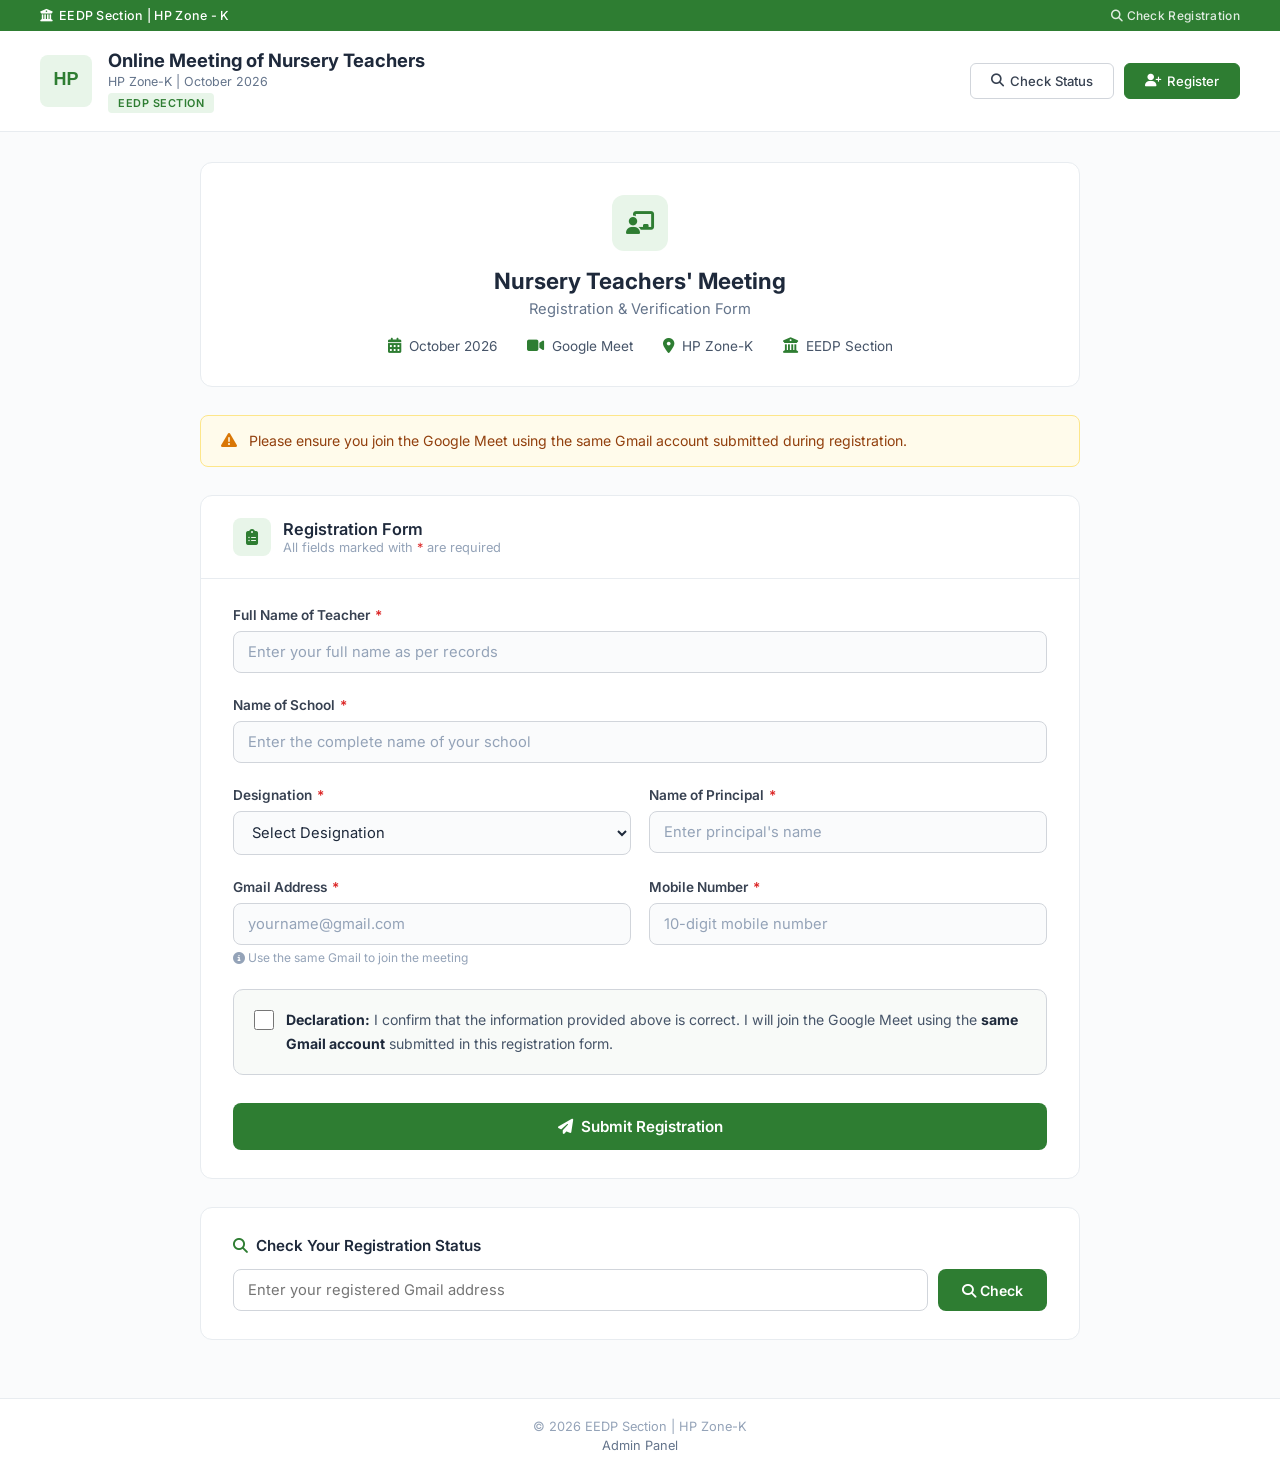
<file: index.html>
<!DOCTYPE html>
<html lang="en">
<head>
  <meta charset="UTF-8">
  <meta name="viewport" content="width=device-width, initial-scale=1.0">
  <title>HP Zone-K | Nursery Teachers Meeting Registration</title>
  <link rel="stylesheet" href="css/style.css">
  <link rel="stylesheet" href="https://cdnjs.cloudflare.com/ajax/libs/font-awesome/6.4.0/css/all.min.css">
  <link rel="icon" href="data:image/svg+xml,<svg xmlns='http://www.w3.org/2000/svg' viewBox='0 0 32 32'><rect fill='%232e7d32' width='32' height='32' rx='6'/><text x='16' y='22' text-anchor='middle' fill='white' font-size='14' font-weight='bold' font-family='Arial'>HP</text></svg>">
</head>
<body>

  <!-- Header -->
  <header class="page-header">
    <div class="header-top-bar">
      <span><i class="fas fa-building-columns"></i> &nbsp;EEDP Section | HP Zone - K</span>
      <a href="#check-section"><i class="fas fa-search"></i> Check Registration</a>
    </div>
    <div class="header-main">
      <div class="header-brand">
        <img src="https://upload.wikimedia.org/wikipedia/commons/thumb/4/4b/Emblem_of_Himachal_Pradesh.svg/150px-Emblem_of_Himachal_Pradesh.svg.png"
             alt="HP Emblem"
             onerror="this.src='data:image/svg+xml,<svg xmlns=%22http://www.w3.org/2000/svg%22 width=%2252%22 height=%2252%22><rect fill=%22%23e8f5e9%22 width=%2252%22 height=%2252%22 rx=%228%22/><text x=%2226%22 y=%2230%22 text-anchor=%22middle%22 fill=%22%232e7d32%22 font-size=%2218%22 font-weight=%22bold%22 font-family=%22Arial%22>HP</text></svg>'">
        <div class="brand-text">
          <h1>Online Meeting of Nursery Teachers</h1>
          <p>HP Zone-K | October 2026</p>
          <span class="brand-badge">EEDP Section</span>
        </div>
      </div>
      <div class="header-actions">
        <a class="h-btn" href="#check-section"><i class="fas fa-search"></i> Check Status</a>
        <a class="h-btn primary" href="#reg-form"><i class="fas fa-user-plus"></i> Register</a>
      </div>
    </div>
  </header>

  <div class="container">

    <!-- Meeting Info -->
    <div class="meeting-banner">
      <div class="meeting-icon"><i class="fas fa-chalkboard-teacher"></i></div>
      <h2 id="meetingTitle">Nursery Teachers' Meeting</h2>
      <p class="meeting-sub" id="meetingSubtitle">Registration &amp; Verification Form</p>
      <div class="meeting-meta">
        <div class="meeting-meta-item"><i class="fas fa-calendar-alt"></i> <span id="meetingDate">October 2026</span></div>
        <div class="meeting-meta-item"><i class="fas fa-video"></i> <span id="meetingPlatform">Google Meet</span></div>
        <div class="meeting-meta-item"><i class="fas fa-map-marker-alt"></i> <span>HP Zone-K</span></div>
        <div class="meeting-meta-item"><i class="fas fa-building-columns"></i> <span id="meetingOrg">EEDP Section</span></div>
      </div>
    </div>

    <!-- Notice -->
    <div class="notice-bar" id="noticeBar">
      <i class="fas fa-exclamation-triangle"></i>
      <span id="noticeText">Please ensure you join the Google Meet using the same Gmail account submitted during registration.</span>
    </div>

    <!-- Registration Form -->
    <div class="form-card" id="reg-form">
      <div class="form-card-header">
        <div class="fch-icon"><i class="fas fa-clipboard-list"></i></div>
        <div>
          <h3>Registration Form</h3>
          <p>All fields marked with <span style="color:#dc2626">*</span> are required</p>
        </div>
      </div>
      <div class="form-card-body">
        <form id="regForm" onsubmit="submitForm(event)">

          <!-- Full Name -->
          <div class="field">
            <label for="fullName">Full Name of Teacher <span class="req">*</span></label>
            <input type="text" id="fullName" placeholder="Enter your full name as per records" required>
            <div class="field-error" id="nameErr">Please enter your full name</div>
          </div>

          <!-- School Name -->
          <div class="field">
            <label for="schoolName">Name of School <span class="req">*</span></label>
            <input type="text" id="schoolName" placeholder="Enter the complete name of your school" required>
            <div class="field-error" id="schoolErr">Please enter school name</div>
          </div>

          <!-- Designation & Principal Name -->
          <div class="field-row">
            <div class="field">
              <label for="designation">Designation <span class="req">*</span></label>
              <select id="designation" required>
                <option value="">Select Designation</option>
                <option value="Nursery Teacher">Nursery Teacher</option>
              </select>
              <div class="field-error" id="desigErr">Please select designation</div>
            </div>
            <div class="field">
              <label for="principalName">Name of Principal <span class="req">*</span></label>
              <input type="text" id="principalName" placeholder="Enter principal's name" required>
              <div class="field-error" id="principalErr">Please enter principal's name</div>
            </div>
          </div>

          <!-- Gmail & Mobile -->
          <div class="field-row">
            <div class="field">
              <label for="email">Gmail Address <span class="req">*</span></label>
              <input type="email" id="email" placeholder="yourname@gmail.com" required>
              <p class="field-hint"><i class="fas fa-info-circle"></i> Use the same Gmail to join the meeting</p>
              <div class="field-error" id="emailErr">Please enter a valid Gmail address</div>
            </div>
            <div class="field">
              <label for="mobile">Mobile Number <span class="req">*</span></label>
              <input type="tel" id="mobile" placeholder="10-digit mobile number" maxlength="10" required>
              <div class="field-error" id="mobileErr">Please enter a valid 10-digit mobile number</div>
            </div>
          </div>

          <!-- Declaration -->
          <div class="declaration-box">
            <input type="checkbox" id="declaration">
            <label for="declaration">
              <strong>Declaration:</strong> I confirm that the information provided above is correct. I will join the Google Meet using the <strong>same Gmail account</strong> submitted in this registration form.
            </label>
          </div>
          <div class="declaration-error" id="declErr">Please accept the declaration to proceed</div>

          <!-- Submit -->
          <button type="submit" class="submit-btn" id="submitBtn">
            <i class="fas fa-paper-plane"></i> Submit Registration
          </button>
        </form>
      </div>
    </div>

    <!-- Check Registration -->
    <div class="check-section" id="check-section">
      <h4><i class="fas fa-search"></i> Check Your Registration Status</h4>
      <div class="check-form">
        <input type="email" id="checkEmail" placeholder="Enter your registered Gmail address">
        <button onclick="checkStatus()"><i class="fas fa-search"></i> Check</button>
      </div>
      <div class="check-result" id="checkResult"></div>
    </div>

  </div>

  <!-- Footer -->
  <footer class="page-footer">
    <p>&copy; 2026 EEDP Section | HP Zone-K</p>
    <p style="margin-top:4px;"><a href="admin.html">Admin Panel</a></p>
  </footer>

  <!-- Success Modal -->
  <div class="modal-overlay" id="successModal">
    <div class="modal-box">
      <div class="m-icon"><i class="fas fa-check"></i></div>
      <h3>Registration Successful!</h3>
      <p>Your registration has been submitted. Please note your Registration ID:</p>
      <div class="reg-id-display" id="modalRegId">HPZK0001</div>
      <p style="color:#dc2626;font-weight:500;font-size:0.82rem;">
        <i class="fas fa-exclamation-circle"></i> Save this ID for future reference.
      </p>
      <p style="font-size:0.82rem;">
        Please join the Google Meet using the same Gmail account you registered with.
      </p>
      <div class="modal-btns">
        <button class="m-btn" onclick="closeModal()"><i class="fas fa-times"></i> Close</button>
        <button class="m-btn primary" onclick="newRegistration()"><i class="fas fa-plus"></i> New Registration</button>
      </div>
    </div>
  </div>

  <script src="js/api.js"></script>
  <script>
    // Load settings
    window.addEventListener('DOMContentLoaded', async function() {
      try {
        var s = await apiGet('getSettings');
        if (s) {
          if (s.meeting_title) document.getElementById('meetingTitle').textContent = s.meeting_title;
          if (s.meeting_subtitle) document.getElementById('meetingSubtitle').textContent = s.meeting_subtitle;
          if (s.meeting_date) document.getElementById('meetingDate').textContent = s.meeting_date;
          if (s.meeting_platform) document.getElementById('meetingPlatform').textContent = s.meeting_platform;
          if (s.organization) document.getElementById('meetingOrg').textContent = s.organization;
          if (s.notice) document.getElementById('noticeText').textContent = s.notice;

          if (s.registration_open === 'false') {
            document.getElementById('submitBtn').disabled = true;
            document.getElementById('submitBtn').innerHTML = '<i class="fas fa-lock"></i> Registrations Closed';
            document.getElementById('noticeBar').innerHTML = '<i class="fas fa-lock" style="color:#dc2626;"></i><span style="color:#991b1b;">Registrations are currently closed.</span>';
          }
        }
      } catch (e) { console.log('Using defaults.'); }
    });

    // Validation
    function validate() {
      var v = true;

      function chk(id, errId) {
        if (!document.getElementById(id).value.trim()) {
          document.getElementById(errId).style.display = 'block'; v = false;
        } else {
          document.getElementById(errId).style.display = 'none';
        }
      }

      chk('fullName', 'nameErr');
      chk('schoolName', 'schoolErr');
      chk('principalName', 'principalErr');

      if (!document.getElementById('designation').value) {
        document.getElementById('desigErr').style.display = 'block'; v = false;
      } else {
        document.getElementById('desigErr').style.display = 'none';
      }

      var email = document.getElementById('email').value.trim();
      if (!email || !email.includes('@gmail.com')) {
        document.getElementById('emailErr').style.display = 'block'; v = false;
      } else {
        document.getElementById('emailErr').style.display = 'none';
      }

      var mob = document.getElementById('mobile').value.trim();
      if (!mob || mob.length !== 10 || isNaN(mob)) {
        document.getElementById('mobileErr').style.display = 'block'; v = false;
      } else {
        document.getElementById('mobileErr').style.display = 'none';
      }

      if (!document.getElementById('declaration').checked) {
        document.getElementById('declErr').style.display = 'block'; v = false;
      } else {
        document.getElementById('declErr').style.display = 'none';
      }

      return v;
    }

    // Submit
    async function submitForm(e) {
      e.preventDefault();
      if (!validate()) return;

      var btn = document.getElementById('submitBtn');
      btn.disabled = true;
      btn.innerHTML = '<div class="spinner white"></div> Submitting...';

      var formData = {
        fullName: document.getElementById('fullName').value.trim(),
        schoolName: document.getElementById('schoolName').value.trim(),
        designation: document.getElementById('designation').value,
        principalName: document.getElementById('principalName').value.trim(),
        email: document.getElementById('email').value.trim().toLowerCase(),
        mobile: document.getElementById('mobile').value.trim()
      };

      try {
        var r = await apiPost('submitRegistration', { formData: formData });
        btn.disabled = false;
        btn.innerHTML = '<i class="fas fa-paper-plane"></i> Submit Registration';

        if (r.success) {
          document.getElementById('modalRegId').textContent = r.regId;
          document.getElementById('successModal').classList.add('show');
        } else {
          showToast(r.message || 'Registration failed.', 'error');
        }
      } catch (er) {
        btn.disabled = false;
        btn.innerHTML = '<i class="fas fa-paper-plane"></i> Submit Registration';
        showToast('Server error. Please try again.', 'error');
      }
    }

    // Check Status
    async function checkStatus() {
      var email = document.getElementById('checkEmail').value.trim().toLowerCase();
      var rd = document.getElementById('checkResult');

      if (!email) {
        rd.className = 'check-result show error';
        rd.innerHTML = '<i class="fas fa-exclamation-circle"></i> Please enter your Gmail address.';
        return;
      }

      rd.className = 'check-result show loading';
      rd.innerHTML = '<div class="spinner"></div><p style="margin-top:8px;color:#64748b;">Checking...</p>';

      try {
        var result = await apiGet('checkRegistration', { email: email });

        if (result.success) {
          var reg = result.registration;
          var statusClass = 'registered';
          if (reg.status === 'Verified') statusClass = 'verified';
          if (reg.status === 'Rejected') statusClass = 'rejected';

          rd.className = 'check-result show success';
          rd.innerHTML =
            '<div class="check-info">' +
              '<div><strong>Reg. ID:</strong> ' + reg.regId + '</div>' +
              '<div><strong>Name:</strong> ' + reg.fullName + '</div>' +
              '<div><strong>School:</strong> ' + reg.schoolName + '</div>' +
              '<div><strong>Designation:</strong> ' + reg.designation + '</div>' +
              '<div><strong>Principal:</strong> ' + reg.principalName + '</div>' +
              '<div><strong>Gmail:</strong> ' + reg.email + '</div>' +
              '<div><strong>Mobile:</strong> ' + reg.mobile + '</div>' +
              '<div><strong>Status:</strong> <span class="status-badge ' + statusClass + '">' + reg.status + '</span></div>' +
            '</div>';
        } else {
          rd.className = 'check-result show error';
          rd.innerHTML = '<i class="fas fa-exclamation-circle"></i> ' + result.message;
        }
      } catch (e) {
        rd.className = 'check-result show error';
        rd.innerHTML = '<i class="fas fa-exclamation-circle"></i> Error connecting. Please try again.';
      }
    }

    function closeModal() {
      document.getElementById('successModal').classList.remove('show');
    }

    function newRegistration() {
      closeModal();
      document.getElementById('regForm').reset();
      window.scrollTo({ top: document.getElementById('reg-form').offsetTop - 80, behavior: 'smooth' });
    }

    function goAdmin() {
      var pw = prompt('Enter Admin Password:');
      if (pw === 'hpzk2026') {
        setAdminSession();
        alert('Admin access granted. In a full deployment, this would open the admin dashboard.');
      } else if (pw !== null) {
        alert('Invalid password.');
      }
    }
  </script>
</body>
</html>
</file>
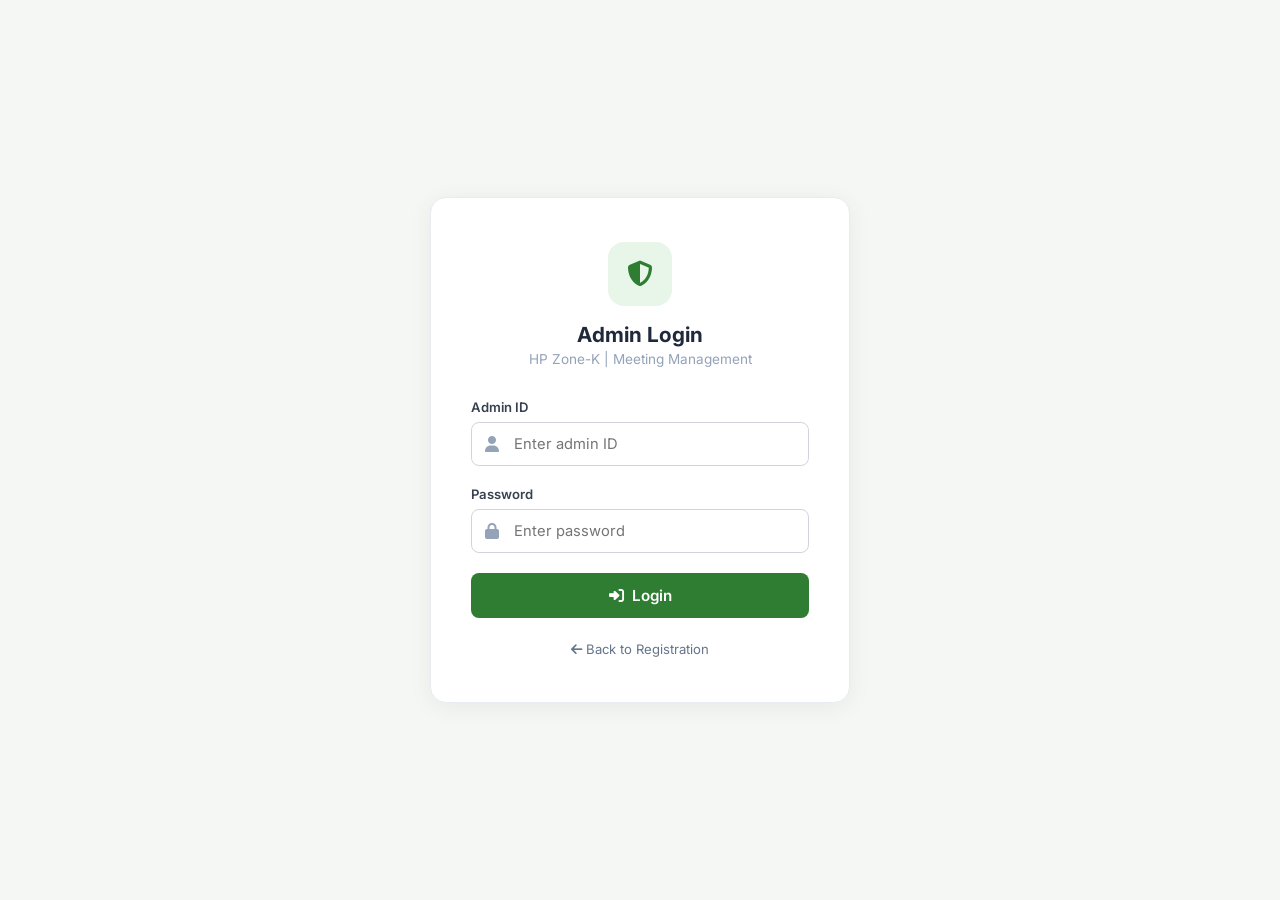
<file: admin.html>
<!DOCTYPE html>
<html lang="en">
<head>
  <meta charset="UTF-8">
  <meta name="viewport" content="width=device-width, initial-scale=1.0">
  <title>Admin Panel | HP Zone-K Nursery Teachers Meeting</title>
  <link rel="stylesheet" href="css/style.css">
  <link rel="stylesheet" href="https://cdnjs.cloudflare.com/ajax/libs/font-awesome/6.4.0/css/all.min.css">
  <link rel="icon" href="data:image/svg+xml,<svg xmlns='http://www.w3.org/2000/svg' viewBox='0 0 32 32'><rect fill='%232e7d32' width='32' height='32' rx='6'/><text x='16' y='22' text-anchor='middle' fill='white' font-size='14' font-weight='bold' font-family='Arial'>HP</text></svg>">
  <style>
    /* ---- LOGIN PAGE ---- */
    .login-page {
      min-height: 100vh;
      display: flex;
      align-items: center;
      justify-content: center;
      background: #f5f7f5;
      padding: 20px;
    }

    .login-card {
      background: white;
      border: 1px solid #e8ecf0;
      border-radius: 16px;
      padding: 44px 40px;
      max-width: 420px;
      width: 100%;
      box-shadow: 0 4px 24px rgba(0,0,0,0.06);
    }

    .login-card .login-top {
      text-align: center;
      margin-bottom: 32px;
    }

    .login-card .login-icon {
      width: 64px; height: 64px;
      background: #e8f5e9;
      border-radius: 16px;
      display: flex;
      align-items: center;
      justify-content: center;
      margin: 0 auto 16px;
    }

    .login-card .login-icon i {
      font-size: 1.6rem;
      color: #2e7d32;
    }

    .login-card h2 {
      font-size: 1.3rem;
      color: #1e293b;
      font-weight: 700;
    }

    .login-card .login-sub {
      font-size: 0.85rem;
      color: #94a3b8;
      margin-top: 4px;
    }

    .login-field {
      margin-bottom: 20px;
    }

    .login-field label {
      display: block;
      font-weight: 600;
      font-size: 0.82rem;
      color: #374151;
      margin-bottom: 7px;
    }

    .login-input-wrap {
      position: relative;
    }

    .login-input-wrap i {
      position: absolute;
      left: 14px;
      top: 50%;
      transform: translateY(-50%);
      color: #94a3b8;
    }

    .login-input-wrap input {
      width: 100%;
      padding: 12px 14px 12px 42px;
      border: 1.5px solid #d1d5db;
      border-radius: 8px;
      font-size: 0.92rem;
      font-family: 'Inter', sans-serif;
      outline: none;
      transition: all 0.2s;
    }

    .login-input-wrap input:focus {
      border-color: #2e7d32;
      box-shadow: 0 0 0 3px rgba(46,125,50,0.08);
    }

    .login-btn {
      width: 100%;
      padding: 13px;
      background: #2e7d32;
      color: white;
      border: none;
      border-radius: 8px;
      font-size: 0.95rem;
      font-weight: 600;
      cursor: pointer;
      font-family: 'Inter', sans-serif;
      display: flex;
      align-items: center;
      justify-content: center;
      gap: 8px;
      margin-top: 8px;
      transition: all 0.2s;
    }

    .login-btn:hover {
      background: #1b5e20;
    }

    .login-error {
      background: #fef2f2;
      color: #991b1b;
      padding: 11px;
      border-radius: 8px;
      font-size: 0.85rem;
      text-align: center;
      margin-bottom: 16px;
      display: none;
      border: 1px solid #fca5a5;
    }

    .login-back {
      text-align: center;
      margin-top: 20px;
    }

    .login-back a {
      color: #64748b;
      text-decoration: none;
      font-size: 0.82rem;
    }

    .login-back a:hover { color: #2e7d32; }

    /* ---- ADMIN DASHBOARD ---- */
    .admin-page { display: none; }
    .admin-page.active { display: block; }
    .login-page.hidden { display: none; }

    .admin-header {
      background: white;
      border-bottom: 1px solid #e8ecf0;
    }

    .admin-header-bar {
      background: #2e7d32;
      color: white;
      padding: 8px 30px;
      font-size: 0.78rem;
      font-weight: 500;
      display: flex;
      justify-content: space-between;
      align-items: center;
    }

    .admin-header-main {
      display: flex;
      align-items: center;
      justify-content: space-between;
      padding: 14px 30px;
      flex-wrap: wrap;
      gap: 10px;
    }

    .admin-header-main h2 {
      font-size: 1.1rem;
      color: #1e293b;
      display: flex;
      align-items: center;
      gap: 8px;
    }

    .admin-header-main h2 i { color: #2e7d32; }

    .admin-actions {
      display: flex;
      gap: 8px;
      flex-wrap: wrap;
    }

    .a-btn {
      padding: 8px 16px;
      border: 1.5px solid #d1d5db;
      background: white;
      border-radius: 6px;
      font-size: 0.8rem;
      font-weight: 500;
      cursor: pointer;
      font-family: 'Inter', sans-serif;
      display: inline-flex;
      align-items: center;
      gap: 5px;
      color: #374151;
      transition: all 0.2s;
      text-decoration: none;
    }

    .a-btn:hover { border-color: #2e7d32; color: #2e7d32; }
    .a-btn.danger { color: #dc2626; border-color: #fca5a5; }
    .a-btn.danger:hover { background: #fef2f2; }
    .a-btn.green { background: #2e7d32; color: white; border-color: #2e7d32; }
    .a-btn.green:hover { background: #1b5e20; }

    .admin-content {
      max-width: 1200px;
      margin: 0 auto;
      padding: 24px 30px;
    }

    /* ---- TABS ---- */
    .tab-nav {
      display: flex;
      gap: 4px;
      margin-bottom: 24px;
      border-bottom: 2px solid #e8ecf0;
      padding-bottom: 0;
    }

    .tab-btn {
      padding: 10px 20px;
      background: none;
      border: none;
      border-bottom: 2px solid transparent;
      margin-bottom: -2px;
      font-size: 0.88rem;
      font-weight: 500;
      color: #64748b;
      cursor: pointer;
      font-family: 'Inter', sans-serif;
      display: flex;
      align-items: center;
      gap: 6px;
      transition: all 0.2s;
    }

    .tab-btn:hover { color: #2e7d32; }
    .tab-btn.active {
      color: #2e7d32;
      border-bottom-color: #2e7d32;
      font-weight: 600;
    }

    .tab-panel { display: none; }
    .tab-panel.active { display: block; }

    /* ---- STATS ---- */
    .stats-row {
      display: grid;
      grid-template-columns: repeat(4, 1fr);
      gap: 16px;
      margin-bottom: 24px;
    }

    .stat-box {
      background: white;
      border: 1px solid #e8ecf0;
      border-radius: 10px;
      padding: 20px;
    }

    .stat-box .stat-icon {
      width: 40px; height: 40px;
      border-radius: 8px;
      display: flex;
      align-items: center;
      justify-content: center;
      margin-bottom: 12px;
      font-size: 1rem;
    }

    .stat-box .stat-num {
      font-size: 1.6rem;
      font-weight: 700;
      color: #1e293b;
    }

    .stat-box .stat-label {
      font-size: 0.78rem;
      color: #94a3b8;
      margin-top: 2px;
    }

    /* ---- TABLE ---- */
    .table-card {
      background: white;
      border: 1px solid #e8ecf0;
      border-radius: 10px;
      overflow: hidden;
    }

    .table-top {
      padding: 16px 20px;
      border-bottom: 1px solid #e8ecf0;
      display: flex;
      align-items: center;
      justify-content: space-between;
      flex-wrap: wrap;
      gap: 10px;
    }

    .table-top h3 {
      font-size: 0.95rem;
      color: #1e293b;
      display: flex;
      align-items: center;
      gap: 8px;
    }

    .table-top h3 i { color: #2e7d32; }

    .table-controls {
      display: flex;
      gap: 8px;
      flex-wrap: wrap;
    }

    .table-controls input {
      padding: 8px 14px;
      border: 1.5px solid #d1d5db;
      border-radius: 6px;
      font-size: 0.82rem;
      outline: none;
      font-family: 'Inter', sans-serif;
      width: 220px;
    }

    .table-controls input:focus { border-color: #2e7d32; }

    .table-controls select {
      padding: 8px 12px;
      border: 1.5px solid #d1d5db;
      border-radius: 6px;
      font-size: 0.82rem;
      outline: none;
      font-family: 'Inter', sans-serif;
    }

    .table-scroll { overflow-x: auto; }

    .data-tbl {
      width: 100%;
      border-collapse: collapse;
      font-size: 0.84rem;
    }

    .data-tbl th {
      background: #f8faf8;
      padding: 11px 14px;
      text-align: left;
      font-weight: 600;
      color: #475569;
      border-bottom: 2px solid #e8ecf0;
      white-space: nowrap;
      font-size: 0.76rem;
      text-transform: uppercase;
      letter-spacing: 0.5px;
    }

    .data-tbl td {
      padding: 11px 14px;
      border-bottom: 1px solid #f1f5f1;
      vertical-align: middle;
    }

    .data-tbl tr:hover { background: #fafcfa; }

    .s-badge {
      display: inline-flex;
      align-items: center;
      gap: 4px;
      padding: 3px 10px;
      border-radius: 4px;
      font-size: 0.72rem;
      font-weight: 600;
    }

    .s-badge.registered { background: #dbeafe; color: #1d4ed8; }
    .s-badge.verified { background: #dcfce7; color: #166534; }
    .s-badge.rejected { background: #fee2e2; color: #991b1b; }

    .t-btn {
      padding: 4px 10px;
      border: 1px solid #d1d5db;
      background: white;
      border-radius: 5px;
      cursor: pointer;
      font-size: 0.73rem;
      margin: 1px;
      font-family: 'Inter', sans-serif;
      transition: all 0.2s;
    }

    .t-btn.verify { color: #166534; border-color: #86efac; }
    .t-btn.verify:hover { background: #f0fdf4; }
    .t-btn.reject { color: #dc2626; border-color: #fca5a5; }
    .t-btn.reject:hover { background: #fef2f2; }
    .t-btn.delete { color: #991b1b; border-color: #fca5a5; }
    .t-btn.delete:hover { background: #fef2f2; }
    .t-btn.undo { color: #d97706; border-color: #fde68a; }
    .t-btn.undo:hover { background: #fffbeb; }

    .no-data {
      text-align: center;
      padding: 50px 20px;
      color: #94a3b8;
    }

    .no-data i {
      font-size: 2.5rem;
      margin-bottom: 12px;
      display: block;
    }

    .loading-box {
      text-align: center;
      padding: 40px;
    }

    /* ---- SETTINGS FORM ---- */
    .settings-card {
      background: white;
      border: 1px solid #e8ecf0;
      border-radius: 10px;
      padding: 28px;
      max-width: 700px;
    }

    .settings-card h3 {
      font-size: 1rem;
      color: #1e293b;
      margin-bottom: 24px;
      display: flex;
      align-items: center;
      gap: 8px;
    }

    .settings-card h3 i { color: #2e7d32; }

    .s-field {
      margin-bottom: 20px;
    }

    .s-field label {
      display: block;
      font-weight: 600;
      font-size: 0.82rem;
      color: #374151;
      margin-bottom: 6px;
    }

    .s-field input,
    .s-field select,
    .s-field textarea {
      width: 100%;
      padding: 10px 14px;
      border: 1.5px solid #d1d5db;
      border-radius: 8px;
      font-size: 0.9rem;
      font-family: 'Inter', sans-serif;
      outline: none;
      transition: all 0.2s;
    }

    .s-field textarea {
      height: 80px;
      resize: vertical;
    }

    .s-field input:focus,
    .s-field select:focus,
    .s-field textarea:focus {
      border-color: #2e7d32;
    }

    .s-field-row {
      display: grid;
      grid-template-columns: 1fr 1fr;
      gap: 14px;
    }

    .save-settings-btn {
      padding: 12px 28px;
      background: #2e7d32;
      color: white;
      border: none;
      border-radius: 8px;
      font-size: 0.92rem;
      font-weight: 600;
      cursor: pointer;
      font-family: 'Inter', sans-serif;
      display: inline-flex;
      align-items: center;
      gap: 6px;
    }

    .save-settings-btn:hover {
      background: #1b5e20;
    }

    /* ---- EXPORT ---- */
    .export-section {
      margin-top: 20px;
      padding: 20px;
      background: #f8faf8;
      border: 1px solid #e8ecf0;
      border-radius: 10px;
    }

    .export-section h4 {
      font-size: 0.9rem;
      color: #1e293b;
      margin-bottom: 12px;
    }

    /* ---- RESPONSIVE ---- */
    @media (max-width: 900px) {
      .stats-row { grid-template-columns: 1fr 1fr; }
      .admin-content { padding: 16px; }
    }

    @media (max-width: 600px) {
      .stats-row { grid-template-columns: 1fr; }
      .tab-nav { overflow-x: auto; }
      .s-field-row { grid-template-columns: 1fr; }
      .admin-header-main { padding: 12px 16px; }
      .table-top { padding: 12px 16px; }
    }
  </style>
</head>
<body>

  <!-- ===================== LOGIN PAGE ===================== -->
  <div class="login-page" id="loginPage">
    <div class="login-card">
      <div class="login-top">
        <div class="login-icon"><i class="fas fa-shield-halved"></i></div>
        <h2>Admin Login</h2>
        <p class="login-sub">HP Zone-K | Meeting Management</p>
      </div>

      <div class="login-error" id="loginError">Invalid credentials. Please try again.</div>

      <form onsubmit="doLogin(event)">
        <div class="login-field">
          <label>Admin ID</label>
          <div class="login-input-wrap">
            <i class="fas fa-user"></i>
            <input type="text" id="adminId" placeholder="Enter admin ID" required>
          </div>
        </div>
        <div class="login-field">
          <label>Password</label>
          <div class="login-input-wrap">
            <i class="fas fa-lock"></i>
            <input type="password" id="adminPw" placeholder="Enter password" required>
          </div>
        </div>
        <button type="submit" class="login-btn" id="loginBtn">
          <i class="fas fa-sign-in-alt"></i> Login
        </button>
      </form>

      <div class="login-back">
        <a href="index.html"><i class="fas fa-arrow-left"></i> Back to Registration</a>
      </div>
    </div>
  </div>

  <!-- ===================== ADMIN DASHBOARD ===================== -->
  <div class="admin-page" id="adminPage">

    <!-- Admin Header -->
    <header class="admin-header">
      <div class="admin-header-bar">
        <span><i class="fas fa-shield-halved"></i> &nbsp;Admin Panel — HP Zone-K Nursery Teachers Meeting</span>
        <span id="adminWelcome">Welcome, Admin</span>
      </div>
      <div class="admin-header-main">
        <h2><i class="fas fa-gauge-high"></i> Dashboard</h2>
        <div class="admin-actions">
          <button class="a-btn" onclick="loadAll()"><i class="fas fa-sync-alt"></i> Refresh</button>
          <a class="a-btn" href="index.html" target="_blank"><i class="fas fa-globe"></i> View Site</a>
          <button class="a-btn danger" onclick="doLogout()"><i class="fas fa-sign-out-alt"></i> Logout</button>
        </div>
      </div>
    </header>

    <div class="admin-content">

      <!-- Tab Navigation -->
      <div class="tab-nav">
        <button class="tab-btn active" onclick="switchTab('overview')" data-tab="overview">
          <i class="fas fa-chart-bar"></i> Overview
        </button>
        <button class="tab-btn" onclick="switchTab('registrations')" data-tab="registrations">
          <i class="fas fa-users"></i> Registrations
        </button>
        <button class="tab-btn" onclick="switchTab('settings')" data-tab="settings">
          <i class="fas fa-cog"></i> Settings
        </button>
      </div>

      <!-- ======== OVERVIEW TAB ======== -->
      <div class="tab-panel active" id="tab-overview">
        <div class="stats-row">
          <div class="stat-box">
            <div class="stat-icon" style="background:#e8f5e9;color:#2e7d32;"><i class="fas fa-users"></i></div>
            <div class="stat-num" id="stTotal">—</div>
            <div class="stat-label">Total Registrations</div>
          </div>
          <div class="stat-box">
            <div class="stat-icon" style="background:#dcfce7;color:#166534;"><i class="fas fa-check-circle"></i></div>
            <div class="stat-num" id="stVerified">—</div>
            <div class="stat-label">Verified</div>
          </div>
          <div class="stat-box">
            <div class="stat-icon" style="background:#fef3c7;color:#92400e;"><i class="fas fa-clock"></i></div>
            <div class="stat-num" id="stPending">—</div>
            <div class="stat-label">Pending</div>
          </div>
          <div class="stat-box">
            <div class="stat-icon" style="background:#dbeafe;color:#1d4ed8;"><i class="fas fa-school"></i></div>
            <div class="stat-num" id="stSchools">—</div>
            <div class="stat-label">Unique Schools</div>
          </div>
        </div>

        <!-- Recent Registrations Preview -->
        <div class="table-card">
          <div class="table-top">
            <h3><i class="fas fa-clock"></i> Recent Registrations</h3>
            <button class="a-btn" onclick="switchTab('registrations')"><i class="fas fa-arrow-right"></i> View All</button>
          </div>
          <div class="table-scroll">
            <table class="data-tbl">
              <thead>
                <tr>
                  <th>Reg. ID</th><th>Name</th><th>School</th><th>Gmail</th><th>Status</th>
                </tr>
              </thead>
              <tbody id="recentTbody">
                <tr><td colspan="5" class="loading-box"><div class="spinner"></div></td></tr>
              </tbody>
            </table>
          </div>
        </div>
      </div>

      <!-- ======== REGISTRATIONS TAB ======== -->
      <div class="tab-panel" id="tab-registrations">
        <div class="table-card">
          <div class="table-top">
            <h3><i class="fas fa-list"></i> All Registrations</h3>
            <div class="table-controls">
              <input type="text" id="searchInput" placeholder="Search name, school, email..." oninput="filterRegs()">
              <select id="filterStatus" onchange="filterRegs()">
                <option value="all">All Status</option>
                <option value="Registered">Registered</option>
                <option value="Verified">Verified</option>
                <option value="Rejected">Rejected</option>
              </select>
              <button class="a-btn green" onclick="exportCSV()"><i class="fas fa-download"></i> Export CSV</button>
            </div>
          </div>
          <div class="table-scroll">
            <table class="data-tbl">
              <thead>
                <tr>
                  <th>Reg. ID</th><th>Full Name</th><th>School</th><th>Designation</th>
                  <th>Principal</th><th>Gmail</th><th>Mobile</th><th>Date</th>
                  <th>Status</th><th>Actions</th>
                </tr>
              </thead>
              <tbody id="regTbody">
                <tr><td colspan="10" class="loading-box"><div class="spinner"></div></td></tr>
              </tbody>
            </table>
          </div>
        </div>

        <!-- Bulk Actions -->
        <div class="export-section">
          <h4><i class="fas fa-bolt" style="color:#2e7d32;margin-right:6px;"></i>Bulk Actions</h4>
          <div style="display:flex;gap:10px;flex-wrap:wrap;">
            <button class="a-btn green" onclick="verifyAll()"><i class="fas fa-check-double"></i> Verify All Pending</button>
            <button class="a-btn" onclick="exportCSV()"><i class="fas fa-file-csv"></i> Download CSV</button>
          </div>
        </div>
      </div>

      <!-- ======== SETTINGS TAB ======== -->
      <div class="tab-panel" id="tab-settings">
        <div class="settings-card">
          <h3><i class="fas fa-cog"></i> Meeting Settings</h3>

          <div class="s-field">
            <label>Registration Status</label>
            <select id="setRegOpen">
              <option value="true">Open (Accepting Registrations)</option>
              <option value="false">Closed (Not Accepting)</option>
            </select>
          </div>

          <div class="s-field-row">
            <div class="s-field">
              <label>Meeting Title</label>
              <input type="text" id="setTitle">
            </div>
            <div class="s-field">
              <label>Meeting Subtitle</label>
              <input type="text" id="setSubtitle">
            </div>
          </div>

          <div class="s-field-row">
            <div class="s-field">
              <label>Organization</label>
              <input type="text" id="setOrg">
            </div>
            <div class="s-field">
              <label>Meeting Date</label>
              <input type="text" id="setDate">
            </div>
          </div>

          <div class="s-field-row">
            <div class="s-field">
              <label>Meeting Platform</label>
              <input type="text" id="setPlatform">
            </div>
            <div class="s-field">
              <label>Contact Email</label>
              <input type="text" id="setContactEmail">
            </div>
          </div>

          <div class="s-field">
            <label>Max Registrations</label>
            <input type="text" id="setMaxReg">
          </div>

          <div class="s-field">
            <label>Notice / Important Message</label>
            <textarea id="setNotice"></textarea>
          </div>

          <button class="save-settings-btn" onclick="saveSettings()" id="saveSettingsBtn">
            <i class="fas fa-save"></i> Save Settings
          </button>
        </div>
      </div>

    </div>
  </div>

  <script src="js/api.js"></script>
  <script>
    // ============================================
    // DATA
    // ============================================
    var allRegs = [];

    // ============================================
    // AUTH CHECK ON LOAD
    // ============================================
    window.addEventListener('DOMContentLoaded', function() {
      if (checkAdminSession()) {
        showDashboard();
      }
    });

    // ============================================
    // LOGIN
    // ============================================
    async function doLogin(e) {
      e.preventDefault();
      var id = document.getElementById('adminId').value.trim();
      var pw = document.getElementById('adminPw').value;
      var btn = document.getElementById('loginBtn');

      btn.disabled = true;
      btn.innerHTML = '<div class="spinner white"></div> Verifying...';
      document.getElementById('loginError').style.display = 'none';

      try {
        var r = await apiPost('verifyAdmin', { id: id, password: pw });
        if (r.success) {
          setAdminSession();
          showDashboard();
        } else {
          document.getElementById('loginError').style.display = 'block';
          btn.disabled = false;
          btn.innerHTML = '<i class="fas fa-sign-in-alt"></i> Login';
        }
      } catch (er) {
        alert('Server error. Please try again.');
        btn.disabled = false;
        btn.innerHTML = '<i class="fas fa-sign-in-alt"></i> Login';
      }
    }

    function showDashboard() {
      document.getElementById('loginPage').classList.add('hidden');
      document.getElementById('adminPage').classList.add('active');
      loadAll();
    }

    function doLogout() {
      clearAdminSession();
      document.getElementById('loginPage').classList.remove('hidden');
      document.getElementById('adminPage').classList.remove('active');
      document.getElementById('adminId').value = '';
      document.getElementById('adminPw').value = '';
    }

    // ============================================
    // TAB SWITCHING
    // ============================================
    function switchTab(tab) {
      document.querySelectorAll('.tab-panel').forEach(function(p) { p.classList.remove('active'); });
      document.querySelectorAll('.tab-btn').forEach(function(b) { b.classList.remove('active'); });
      document.getElementById('tab-' + tab).classList.add('active');
      document.querySelector('[data-tab="' + tab + '"]').classList.add('active');

      if (tab === 'settings') loadSettings();
    }

    // ============================================
    // LOAD DATA
    // ============================================
    async function loadAll() {
      showToast('Loading data...', '');
      loadStats();
      loadRegistrations();
    }

    async function loadStats() {
      try {
        var st = await apiGet('getStats');
        document.getElementById('stTotal').textContent = st.total;
        document.getElementById('stVerified').textContent = st.verified;
        document.getElementById('stPending').textContent = st.pending;
        document.getElementById('stSchools').textContent = st.uniqueSchools;
      } catch (e) {
        console.error(e);
      }
    }

    async function loadRegistrations() {
      try {
        allRegs = await apiGet('getRegistrations');
        renderFullTable(allRegs);
        renderRecentTable(allRegs);
      } catch (e) {
        console.error(e);
      }
    }

    // ============================================
    // RENDER TABLES
    // ============================================
    function renderRecentTable(regs) {
      var tbody = document.getElementById('recentTbody');
      if (!regs || !regs.length) {
        tbody.innerHTML = '<tr><td colspan="5" class="no-data"><i class="fas fa-inbox"></i><br>No registrations yet</td></tr>';
        return;
      }
      var recent = regs.slice(-8).reverse();
      tbody.innerHTML = '';
      recent.forEach(function(r) {
        var sc = r.status === 'Verified' ? 'verified' : (r.status === 'Rejected' ? 'rejected' : 'registered');
        var tr = document.createElement('tr');
        tr.innerHTML = '<td><strong>' + r.regId + '</strong></td>' +
          '<td>' + r.fullName + '</td>' +
          '<td>' + r.schoolName + '</td>' +
          '<td>' + r.email + '</td>' +
          '<td><span class="s-badge ' + sc + '">' + r.status + '</span></td>';
        tbody.appendChild(tr);
      });
    }

    function renderFullTable(regs) {
      var tbody = document.getElementById('regTbody');
      if (!regs || !regs.length) {
        tbody.innerHTML = '<tr><td colspan="10" class="no-data"><i class="fas fa-inbox"></i><br>No registrations found</td></tr>';
        return;
      }
      tbody.innerHTML = '';
      regs.forEach(function(r) {
        var sc = r.status === 'Verified' ? 'verified' : (r.status === 'Rejected' ? 'rejected' : 'registered');

        var actionsHTML = '';
        if (r.status === 'Registered') {
          actionsHTML = '<button class="t-btn verify" onclick="setStatus(\'' + r.regId + '\',\'Verified\')"><i class="fas fa-check"></i> Verify</button>' +
            '<button class="t-btn reject" onclick="setStatus(\'' + r.regId + '\',\'Rejected\')"><i class="fas fa-times"></i></button>';
        } else if (r.status === 'Verified') {
          actionsHTML = '<button class="t-btn undo" onclick="setStatus(\'' + r.regId + '\',\'Registered\')"><i class="fas fa-undo"></i></button>';
        } else {
          actionsHTML = '<button class="t-btn undo" onclick="setStatus(\'' + r.regId + '\',\'Registered\')"><i class="fas fa-undo"></i></button>';
        }
        actionsHTML += '<button class="t-btn delete" onclick="deleteReg(\'' + r.regId + '\')"><i class="fas fa-trash"></i></button>';

        var tr = document.createElement('tr');
        tr.innerHTML = '<td><strong>' + r.regId + '</strong></td>' +
          '<td>' + r.fullName + '</td>' +
          '<td>' + r.schoolName + '</td>' +
          '<td>' + r.designation + '</td>' +
          '<td>' + r.principalName + '</td>' +
          '<td style="font-size:0.8rem;">' + r.email + '</td>' +
          '<td>' + r.mobile + '</td>' +
          '<td style="font-size:0.78rem;">' + r.regDate + '</td>' +
          '<td><span class="s-badge ' + sc + '">' + r.status + '</span></td>' +
          '<td style="white-space:nowrap;">' + actionsHTML + '</td>';
        tbody.appendChild(tr);
      });
    }

    // ============================================
    // FILTER
    // ============================================
    function filterRegs() {
      var search = document.getElementById('searchInput').value.toLowerCase();
      var statusF = document.getElementById('filterStatus').value;

      var filtered = allRegs.filter(function(r) {
        var matchSearch = r.fullName.toLowerCase().includes(search) ||
          r.schoolName.toLowerCase().includes(search) ||
          r.email.toLowerCase().includes(search) ||
          r.regId.toLowerCase().includes(search) ||
          r.mobile.includes(search);
        var matchStatus = statusF === 'all' || r.status === statusF;
        return matchSearch && matchStatus;
      });

      renderFullTable(filtered);
    }

    // ============================================
    // ACTIONS
    // ============================================
    async function setStatus(regId, status) {
      var label = status === 'Verified' ? 'verify' : (status === 'Rejected' ? 'reject' : 'reset status for');
      if (!confirm('Are you sure you want to ' + label + ' registration ' + regId + '?')) return;

      try {
        var r = await apiPost('updateStatus', { regId: regId, status: status });
        showToast(r.message, r.success ? 'success' : 'error');
        if (r.success) loadAll();
      } catch (e) {
        showToast('Error updating status.', 'error');
      }
    }

    async function deleteReg(regId) {
      if (!confirm('Permanently delete registration ' + regId + '? This cannot be undone.')) return;

      try {
        var r = await apiPost('deleteRegistration', { regId: regId });
        showToast(r.message, r.success ? 'success' : 'error');
        if (r.success) loadAll();
      } catch (e) {
        showToast('Error deleting.', 'error');
      }
    }

    async function verifyAll() {
      var pending = allRegs.filter(function(r) { return r.status === 'Registered'; });
      if (!pending.length) {
        showToast('No pending registrations to verify.', '');
        return;
      }
      if (!confirm('Verify all ' + pending.length + ' pending registrations?')) return;

      showToast('Verifying ' + pending.length + ' registrations...');

      var success = 0;
      for (var i = 0; i < pending.length; i++) {
        try {
          var r = await apiPost('updateStatus', { regId: pending[i].regId, status: 'Verified' });
          if (r.success) success++;
        } catch (e) { }
      }

      showToast(success + ' of ' + pending.length + ' registrations verified!', 'success');
      loadAll();
    }

    // ============================================
    // EXPORT CSV
    // ============================================
    function exportCSV() {
      if (!allRegs.length) {
        showToast('No data to export.', 'error');
        return;
      }

      var headers = ['Reg. ID', 'Full Name', 'School Name', 'Designation', 'Principal Name', 'Gmail', 'Mobile', 'Date', 'Status'];
      var csv = headers.join(',') + '\n';

      allRegs.forEach(function(r) {
        var row = [
          r.regId,
          '"' + r.fullName.replace(/"/g, '""') + '"',
          '"' + r.schoolName.replace(/"/g, '""') + '"',
          r.designation,
          '"' + r.principalName.replace(/"/g, '""') + '"',
          r.email,
          r.mobile,
          '"' + r.regDate + '"',
          r.status
        ];
        csv += row.join(',') + '\n';
      });

      var blob = new Blob([csv], { type: 'text/csv;charset=utf-8;' });
      var link = document.createElement('a');
      link.href = URL.createObjectURL(blob);
      link.download = 'HP_ZoneK_Registrations_' + new Date().toISOString().slice(0,10) + '.csv';
      link.click();

      showToast('CSV downloaded!', 'success');
    }

    // ============================================
    // SETTINGS
    // ============================================
    async function loadSettings() {
      try {
        var s = await apiGet('getSettings');
        if (s) {
          document.getElementById('setRegOpen').value = (String(s.registration_open || 'true').toLowerCase() === 'true') ? 'true' : 'false';
          document.getElementById('setTitle').value = s.meeting_title || '';
          document.getElementById('setSubtitle').value = s.meeting_subtitle || '';
          document.getElementById('setOrg').value = s.organization || '';
          document.getElementById('setDate').value = s.meeting_date || '';
          document.getElementById('setPlatform').value = s.meeting_platform || '';
          document.getElementById('setContactEmail').value = s.contact_email || '';
          document.getElementById('setMaxReg').value = s.max_registrations || '';
          document.getElementById('setNotice').value = s.notice || '';
        }
      } catch (e) {
        console.error(e);
      }
    }

    async function saveSettings() {
      var btn = document.getElementById('saveSettingsBtn');
      btn.disabled = true;
      btn.innerHTML = '<div class="spinner white"></div> Saving...';

      var settingsObj = {
        registration_open: document.getElementById('setRegOpen').value,
        meeting_title: document.getElementById('setTitle').value,
        meeting_subtitle: document.getElementById('setSubtitle').value,
        organization: document.getElementById('setOrg').value,
        meeting_date: document.getElementById('setDate').value,
        meeting_platform: document.getElementById('setPlatform').value,
        contact_email: document.getElementById('setContactEmail').value,
        max_registrations: document.getElementById('setMaxReg').value,
        notice: document.getElementById('setNotice').value
      };

      try {
        var r = await apiPost('updateSettings', { settings: settingsObj });
        showToast(r.success ? 'Settings saved!' : 'Error saving.', r.success ? 'success' : 'error');
      } catch (e) {
        showToast('Server error.', 'error');
      }

      btn.disabled = false;
      btn.innerHTML = '<i class="fas fa-save"></i> Save Settings';
    }
  </script>
</body>
</html>
</file>
<file: css/style.css>
@import url('https://fonts.googleapis.com/css2?family=Inter:wght@300;400;500;600;700&display=swap');

* { margin: 0; padding: 0; box-sizing: border-box; }

body {
  font-family: 'Inter', sans-serif;
  background: #fafbfc;
  color: #1e293b;
  min-height: 100vh;
  -webkit-font-smoothing: antialiased;
}

/* ---- HEADER ---- */
.page-header {
  background: white;
  border-bottom: 1px solid #e8ecf0;
  padding: 0;
}

.header-top-bar {
  background: #2e7d32;
  color: white;
  padding: 8px 40px;
  font-size: 0.78rem;
  font-weight: 500;
  display: flex;
  align-items: center;
  justify-content: space-between;
  letter-spacing: 0.3px;
}

.header-top-bar a {
  color: rgba(255,255,255,0.85);
  text-decoration: none;
  font-size: 0.75rem;
}

.header-main {
  display: flex;
  align-items: center;
  justify-content: space-between;
  padding: 18px 40px;
  flex-wrap: wrap;
  gap: 15px;
}

.header-brand {
  display: flex;
  align-items: center;
  gap: 16px;
}

.header-brand img {
  height: 52px;
  width: auto;
  object-fit: contain;
}

.brand-text h1 {
  font-size: 1.15rem;
  font-weight: 700;
  color: #1e293b;
  line-height: 1.3;
}

.brand-text p {
  font-size: 0.78rem;
  color: #64748b;
  font-weight: 400;
  margin-top: 1px;
}

.brand-badge {
  display: inline-block;
  background: #e8f5e9;
  color: #2e7d32;
  padding: 3px 10px;
  border-radius: 4px;
  font-size: 0.68rem;
  font-weight: 600;
  letter-spacing: 0.5px;
  text-transform: uppercase;
  margin-top: 4px;
}

.header-actions {
  display: flex;
  gap: 10px;
}

.h-btn {
  padding: 9px 20px;
  border: 1.5px solid #d1d5db;
  background: white;
  color: #374151;
  border-radius: 6px;
  font-size: 0.82rem;
  font-weight: 500;
  cursor: pointer;
  text-decoration: none;
  transition: all 0.2s;
  display: inline-flex;
  align-items: center;
  gap: 6px;
  font-family: 'Inter', sans-serif;
}

.h-btn:hover {
  border-color: #2e7d32;
  color: #2e7d32;
}

.h-btn.primary {
  background: #2e7d32;
  color: white;
  border-color: #2e7d32;
}

.h-btn.primary:hover {
  background: #1b5e20;
}

/* ---- CONTAINER ---- */
.container {
  max-width: 920px;
  margin: 0 auto;
  padding: 30px 20px;
}

/* ---- MEETING INFO BANNER ---- */
.meeting-banner {
  background: white;
  border: 1px solid #e8ecf0;
  border-radius: 12px;
  padding: 32px 36px;
  margin-bottom: 28px;
  text-align: center;
}

.meeting-banner .meeting-icon {
  width: 56px;
  height: 56px;
  background: #e8f5e9;
  border-radius: 12px;
  display: flex;
  align-items: center;
  justify-content: center;
  margin: 0 auto 16px;
  font-size: 1.4rem;
  color: #2e7d32;
}

.meeting-banner h2 {
  font-size: 1.4rem;
  font-weight: 700;
  color: #1e293b;
  margin-bottom: 6px;
}

.meeting-banner .meeting-sub {
  color: #64748b;
  font-size: 0.92rem;
  font-weight: 400;
}

.meeting-meta {
  display: flex;
  justify-content: center;
  gap: 30px;
  margin-top: 20px;
  flex-wrap: wrap;
}

.meeting-meta-item {
  display: flex;
  align-items: center;
  gap: 8px;
  font-size: 0.85rem;
  color: #475569;
}

.meeting-meta-item i {
  color: #2e7d32;
  font-size: 0.95rem;
}

/* ---- NOTICE ---- */
.notice-bar {
  background: #fffbeb;
  border: 1px solid #fde68a;
  border-radius: 8px;
  padding: 14px 20px;
  margin-bottom: 28px;
  display: flex;
  align-items: flex-start;
  gap: 12px;
  font-size: 0.88rem;
  color: #92400e;
  line-height: 1.6;
}

.notice-bar i {
  color: #d97706;
  font-size: 1rem;
  margin-top: 2px;
  flex-shrink: 0;
}

/* ---- FORM CARD ---- */
.form-card {
  background: white;
  border: 1px solid #e8ecf0;
  border-radius: 12px;
  overflow: hidden;
  margin-bottom: 28px;
}

.form-card-header {
  padding: 22px 32px;
  border-bottom: 1px solid #e8ecf0;
  display: flex;
  align-items: center;
  gap: 12px;
}

.form-card-header .fch-icon {
  width: 38px;
  height: 38px;
  background: #e8f5e9;
  border-radius: 8px;
  display: flex;
  align-items: center;
  justify-content: center;
  color: #2e7d32;
  font-size: 1rem;
  flex-shrink: 0;
}

.form-card-header h3 {
  font-size: 1.02rem;
  font-weight: 600;
  color: #1e293b;
}

.form-card-header p {
  font-size: 0.8rem;
  color: #94a3b8;
  margin-top: 1px;
}

.form-card-body {
  padding: 28px 32px;
}

/* ---- FORM FIELDS ---- */
.field {
  margin-bottom: 24px;
}

.field label {
  display: block;
  font-weight: 600;
  font-size: 0.85rem;
  color: #374151;
  margin-bottom: 8px;
}

.field label .req {
  color: #dc2626;
  margin-left: 2px;
}

.field input[type="text"],
.field input[type="email"],
.field input[type="tel"],
.field select {
  width: 100%;
  padding: 11px 14px;
  border: 1.5px solid #d1d5db;
  border-radius: 8px;
  font-size: 0.92rem;
  font-family: 'Inter', sans-serif;
  color: #1e293b;
  background: #fafbfc;
  outline: none;
  transition: all 0.2s;
}

.field input:focus,
.field select:focus {
  border-color: #2e7d32;
  background: white;
  box-shadow: 0 0 0 3px rgba(46,125,50,0.08);
}

.field input::placeholder {
  color: #94a3b8;
  font-weight: 400;
}

.field .field-hint {
  font-size: 0.75rem;
  color: #94a3b8;
  margin-top: 5px;
}

.field .field-error {
  font-size: 0.78rem;
  color: #dc2626;
  margin-top: 5px;
  display: none;
}

.field-row {
  display: grid;
  grid-template-columns: 1fr 1fr;
  gap: 18px;
}

/* ---- DECLARATION ---- */
.declaration-box {
  background: #f8faf8;
  border: 1.5px solid #d1d5db;
  border-radius: 10px;
  padding: 18px 20px;
  display: flex;
  align-items: flex-start;
  gap: 12px;
  margin-bottom: 28px;
  transition: border-color 0.2s;
}

.declaration-box:hover {
  border-color: #2e7d32;
}

.declaration-box input[type="checkbox"] {
  width: 20px;
  height: 20px;
  accent-color: #2e7d32;
  margin-top: 2px;
  flex-shrink: 0;
  cursor: pointer;
}

.declaration-box label {
  font-size: 0.88rem;
  color: #475569;
  line-height: 1.7;
  cursor: pointer;
}

.declaration-box label strong {
  color: #1e293b;
}

.declaration-error {
  font-size: 0.78rem;
  color: #dc2626;
  margin-top: -20px;
  margin-bottom: 20px;
  display: none;
}

/* ---- SUBMIT BUTTON ---- */
.submit-btn {
  width: 100%;
  padding: 14px;
  background: #2e7d32;
  color: white;
  border: none;
  border-radius: 8px;
  font-size: 0.95rem;
  font-weight: 600;
  cursor: pointer;
  transition: all 0.2s;
  font-family: 'Inter', sans-serif;
  display: flex;
  align-items: center;
  justify-content: center;
  gap: 8px;
}

.submit-btn:hover {
  background: #1b5e20;
  box-shadow: 0 2px 12px rgba(46,125,50,0.2);
}

.submit-btn:disabled {
  opacity: 0.6;
  cursor: not-allowed;
}

/* ---- CHECK SECTION ---- */
.check-section {
  background: white;
  border: 1px solid #e8ecf0;
  border-radius: 12px;
  padding: 28px 32px;
  margin-bottom: 28px;
}

.check-section h4 {
  font-size: 0.95rem;
  font-weight: 600;
  color: #1e293b;
  margin-bottom: 14px;
  display: flex;
  align-items: center;
  gap: 8px;
}

.check-section h4 i {
  color: #2e7d32;
}

.check-form {
  display: flex;
  gap: 10px;
}

.check-form input {
  flex: 1;
  padding: 11px 14px;
  border: 1.5px solid #d1d5db;
  border-radius: 8px;
  font-size: 0.92rem;
  font-family: 'Inter', sans-serif;
  outline: none;
}

.check-form input:focus {
  border-color: #2e7d32;
}

.check-form button {
  padding: 11px 24px;
  background: #2e7d32;
  color: white;
  border: none;
  border-radius: 8px;
  font-weight: 600;
  font-size: 0.88rem;
  cursor: pointer;
  font-family: 'Inter', sans-serif;
  white-space: nowrap;
}

.check-form button:hover {
  background: #1b5e20;
}

.check-result {
  margin-top: 16px;
  padding: 18px;
  border-radius: 10px;
  display: none;
  font-size: 0.9rem;
}

.check-result.show { display: block; }
.check-result.success { background: #f0fdf4; border: 1px solid #86efac; }
.check-result.error { background: #fef2f2; border: 1px solid #fca5a5; }
.check-result.loading { background: #f8faf8; border: 1px solid #d1d5db; text-align: center; }

.check-info {
  display: grid;
  grid-template-columns: 1fr 1fr;
  gap: 10px;
}

.check-info div {
  padding: 3px 0;
}

.check-info strong {
  color: #374151;
}

.status-badge {
  display: inline-flex;
  align-items: center;
  gap: 4px;
  padding: 3px 10px;
  border-radius: 4px;
  font-size: 0.78rem;
  font-weight: 600;
}

.status-badge.registered {
  background: #dbeafe;
  color: #1d4ed8;
}

.status-badge.verified {
  background: #dcfce7;
  color: #166534;
}

.status-badge.rejected {
  background: #fee2e2;
  color: #991b1b;
}

/* ---- SUCCESS MODAL ---- */
.modal-overlay {
  display: none;
  position: fixed;
  top: 0; left: 0;
  width: 100%; height: 100%;
  background: rgba(15,23,42,0.4);
  backdrop-filter: blur(4px);
  z-index: 1000;
  justify-content: center;
  align-items: center;
  padding: 20px;
}

.modal-overlay.show { display: flex; }

.modal-box {
  background: white;
  border-radius: 16px;
  padding: 40px;
  max-width: 460px;
  width: 100%;
  text-align: center;
  animation: modalIn 0.3s ease;
}

@keyframes modalIn {
  from { transform: translateY(20px); opacity: 0; }
  to { transform: translateY(0); opacity: 1; }
}

.modal-box .m-icon {
  width: 64px;
  height: 64px;
  background: #dcfce7;
  border-radius: 50%;
  display: flex;
  align-items: center;
  justify-content: center;
  margin: 0 auto 20px;
}

.modal-box .m-icon i {
  font-size: 1.8rem;
  color: #16a34a;
}

.modal-box h3 {
  font-size: 1.2rem;
  font-weight: 700;
  color: #1e293b;
  margin-bottom: 8px;
}

.modal-box .reg-id-display {
  background: #f0fdf4;
  border: 1.5px solid #86efac;
  padding: 14px 20px;
  border-radius: 8px;
  margin: 16px 0;
  font-size: 1.3rem;
  font-weight: 700;
  color: #166534;
  letter-spacing: 2px;
}

.modal-box p {
  font-size: 0.88rem;
  color: #64748b;
  line-height: 1.6;
  margin-bottom: 6px;
}

.modal-btns {
  display: flex;
  gap: 10px;
  justify-content: center;
  margin-top: 20px;
}

.m-btn {
  padding: 10px 24px;
  border-radius: 8px;
  font-weight: 600;
  font-size: 0.88rem;
  cursor: pointer;
  border: 1.5px solid #d1d5db;
  background: white;
  color: #374151;
  font-family: 'Inter', sans-serif;
  transition: all 0.2s;
  text-decoration: none;
  display: inline-flex;
  align-items: center;
  gap: 6px;
}

.m-btn:hover {
  border-color: #2e7d32;
  color: #2e7d32;
}

.m-btn.primary {
  background: #2e7d32;
  color: white;
  border-color: #2e7d32;
}

.m-btn.primary:hover {
  background: #1b5e20;
}

/* ---- FOOTER ---- */
.page-footer {
  background: white;
  border-top: 1px solid #e8ecf0;
  padding: 20px 40px;
  text-align: center;
  font-size: 0.8rem;
  color: #94a3b8;
}

.page-footer a {
  color: #64748b;
  text-decoration: none;
}

/* ---- SPINNER ---- */
.spinner {
  display: inline-block;
  width: 20px;
  height: 20px;
  border: 2.5px solid rgba(46,125,50,0.15);
  border-radius: 50%;
  border-top-color: #2e7d32;
  animation: spin 0.7s ease-in-out infinite;
}

.spinner.white {
  border-color: rgba(255,255,255,0.3);
  border-top-color: white;
}

@keyframes spin { to { transform: rotate(360deg); } }

/* ---- TOAST ---- */
.toast {
  position: fixed;
  bottom: 24px;
  right: 24px;
  background: #1e293b;
  color: white;
  padding: 13px 22px;
  border-radius: 8px;
  box-shadow: 0 4px 20px rgba(0,0,0,0.15);
  font-size: 0.88rem;
  font-weight: 500;
  z-index: 9999;
  display: none;
  align-items: center;
  gap: 8px;
}

.toast.success { background: #166534; }
.toast.error { background: #991b1b; }
.toast.show { display: flex; }

/* ---- RESPONSIVE ---- */
@media (max-width: 768px) {
  .header-top-bar { padding: 8px 20px; font-size: 0.72rem; }
  .header-main { padding: 15px 20px; }
  .brand-text h1 { font-size: 1rem; }
  .header-brand img { height: 42px; }
  .container { padding: 20px 16px; }
  .meeting-banner { padding: 24px 20px; }
  .meeting-banner h2 { font-size: 1.15rem; }
  .meeting-meta { gap: 16px; }
  .form-card-body { padding: 20px; }
  .form-card-header { padding: 16px 20px; }
  .field-row { grid-template-columns: 1fr; }
  .check-form { flex-direction: column; }
  .check-info { grid-template-columns: 1fr; }
  .check-section { padding: 20px; }
  .header-actions { width: 100%; justify-content: center; }
}
</file>
